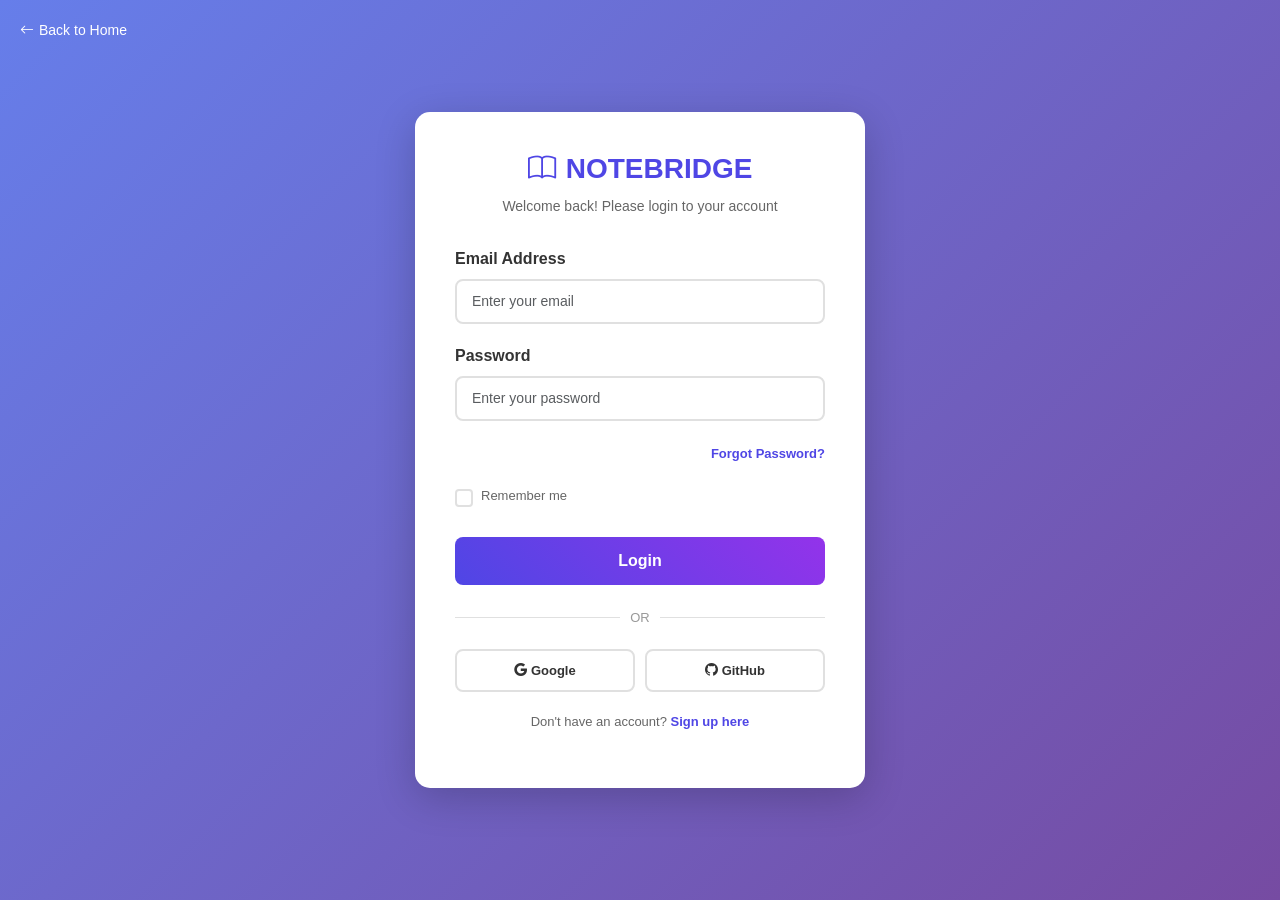
<file: login.html>
<!DOCTYPE html>
<html lang="en">
<head>
  <meta charset="UTF-8">
  <meta name="viewport" content="width=device-width, initial-scale=1">
  <title>Login - NOTEBRIDGE</title>

  <!-- Bootstrap CSS -->
  <link href="https://cdn.jsdelivr.net/npm/bootstrap@5.3.2/dist/css/bootstrap.min.css" rel="stylesheet">

  <!-- Icons -->
  <link href="https://cdn.jsdelivr.net/npm/bootstrap-icons@1.11.1/font/bootstrap-icons.css" rel="stylesheet">

  <!-- Custom CSS -->
  <link rel="stylesheet" href="style.css">

  <style>
    .login-wrapper {
      min-height: 100vh;
      display: flex;
      align-items: center;
      justify-content: center;
      background: linear-gradient(135deg, #667eea 0%, #764ba2 100%);
    }

    .login-container {
      background: white;
      border-radius: 15px;
      box-shadow: 0 10px 40px rgba(0, 0, 0, 0.2);
      padding: 40px;
      max-width: 450px;
      width: 100%;
    }

    .login-header {
      text-align: center;
      margin-bottom: 30px;
    }

    .login-header h1 {
      font-size: 28px;
      font-weight: 700;
      color: #4f46e5;
      display: flex;
      align-items: center;
      justify-content: center;
      gap: 10px;
      margin-bottom: 10px;
    }

    .login-header p {
      color: #666;
      font-size: 14px;
    }

    .form-group {
      margin-bottom: 20px;
    }

    .form-label {
      font-weight: 600;
      color: #333;
      margin-bottom: 8px;
      display: block;
    }

    .form-control {
      border: 2px solid #e0e0e0;
      border-radius: 8px;
      padding: 12px 15px;
      font-size: 14px;
      transition: all 0.3s;
    }

    .form-control:focus {
      border-color: #4f46e5;
      box-shadow: 0 0 0 0.2rem rgba(79, 70, 229, 0.15);
    }

    .btn-login {
      background: linear-gradient(45deg, #4f46e5, #9333ea);
      border: none;
      color: white;
      font-weight: 600;
      padding: 12px;
      border-radius: 8px;
      width: 100%;
      margin-top: 10px;
      transition: transform 0.2s;
    }

    .btn-login:hover {
      transform: translateY(-2px);
      box-shadow: 0 10px 20px rgba(79, 70, 229, 0.3);
      color: white;
    }

    .divider {
      text-align: center;
      margin: 20px 0;
      position: relative;
    }

    .divider::before {
      content: "";
      position: absolute;
      top: 50%;
      left: 0;
      right: 0;
      height: 1px;
      background: #e0e0e0;
    }

    .divider span {
      background: white;
      padding: 0 10px;
      color: #999;
      font-size: 13px;
      position: relative;
      z-index: 1;
    }

    .social-login {
      display: grid;
      grid-template-columns: 1fr 1fr;
      gap: 10px;
      margin-bottom: 20px;
    }

    .social-btn {
      border: 2px solid #e0e0e0;
      background: white;
      color: #333;
      padding: 10px;
      border-radius: 8px;
      font-size: 13px;
      font-weight: 600;
      cursor: pointer;
      transition: all 0.3s;
    }

    .social-btn:hover {
      border-color: #4f46e5;
      color: #4f46e5;
    }

    .forgot-password {
      text-align: right;
      margin-bottom: 20px;
    }

    .forgot-password a {
      color: #4f46e5;
      text-decoration: none;
      font-size: 13px;
      font-weight: 600;
    }

    .forgot-password a:hover {
      text-decoration: underline;
    }

    .login-footer {
      text-align: center;
      margin-top: 20px;
    }

    .login-footer p {
      color: #666;
      font-size: 13px;
    }

    .login-footer a {
      color: #4f46e5;
      text-decoration: none;
      font-weight: 600;
    }

    .login-footer a:hover {
      text-decoration: underline;
    }

    .back-home {
      position: absolute;
      top: 20px;
      left: 20px;
    }

    .back-home a {
      color: white;
      text-decoration: none;
      font-size: 14px;
      display: flex;
      align-items: center;
      gap: 5px;
      transition: transform 0.2s;
    }

    .back-home a:hover {
      transform: translateX(-5px);
    }

    .checkbox-group {
      display: flex;
      align-items: center;
      margin-bottom: 20px;
    }

    .form-check-input {
      border: 2px solid #e0e0e0;
      width: 18px;
      height: 18px;
    }

    .form-check-input:checked {
      background-color: #4f46e5;
      border-color: #4f46e5;
    }

    .form-check-label {
      margin-left: 8px;
      color: #666;
      font-size: 13px;
      margin-bottom: 0;
    }
  </style>
</head>

<body>
  <div class="back-home">
    <a href="index.html"><i class="bi bi-arrow-left"></i> Back to Home</a>
  </div>

  <div class="login-wrapper">
    <div class="login-container">
      <div class="login-header">
        <h1><i class="bi bi-book"></i> NOTEBRIDGE</h1>
        <p>Welcome back! Please login to your account</p>
      </div>

      <form id="loginForm">
        <div class="form-group">
          <label for="email" class="form-label">Email Address</label>
          <input type="email" class="form-control" id="email" placeholder="Enter your email" required>
        </div>

        <div class="form-group">
          <label for="password" class="form-label">Password</label>
          <input type="password" class="form-control" id="password" placeholder="Enter your password" required>
        </div>

        <div class="forgot-password">
          <a href="#">Forgot Password?</a>
        </div>

        <div class="checkbox-group">
          <input type="checkbox" class="form-check-input" id="remember">
          <label for="remember" class="form-check-label">Remember me</label>
        </div>

        <button type="submit" class="btn btn-login">Login</button>
      </form>

      <div class="divider">
        <span>OR</span>
      </div>

      <div class="social-login">
        <button class="social-btn"><i class="bi bi-google"></i> Google</button>
        <button class="social-btn"><i class="bi bi-github"></i> GitHub</button>
      </div>

      <div class="login-footer">
        <p>Don't have an account? <a href="register.html">Sign up here</a></p>
      </div>
    </div>
  </div>

  <!-- Bootstrap JS -->
  <script src="https://cdn.jsdelivr.net/npm/bootstrap@5.3.2/dist/js/bootstrap.bundle.min.js"></script>

  <script>
    document.getElementById('loginForm').addEventListener('submit', function(e) {
      e.preventDefault();
      const email = document.getElementById('email').value;
      const password = document.getElementById('password').value;
      
      // Simple validation
      if (email && password) {
        alert('Login successful! Welcome to NOTEBRIDGE.');
        // Redirect to home page
        window.location.href = 'index.html';
      } else {
        alert('Please fill in all fields.');
      }
    });
  </script>
</body>

</html>
</file>
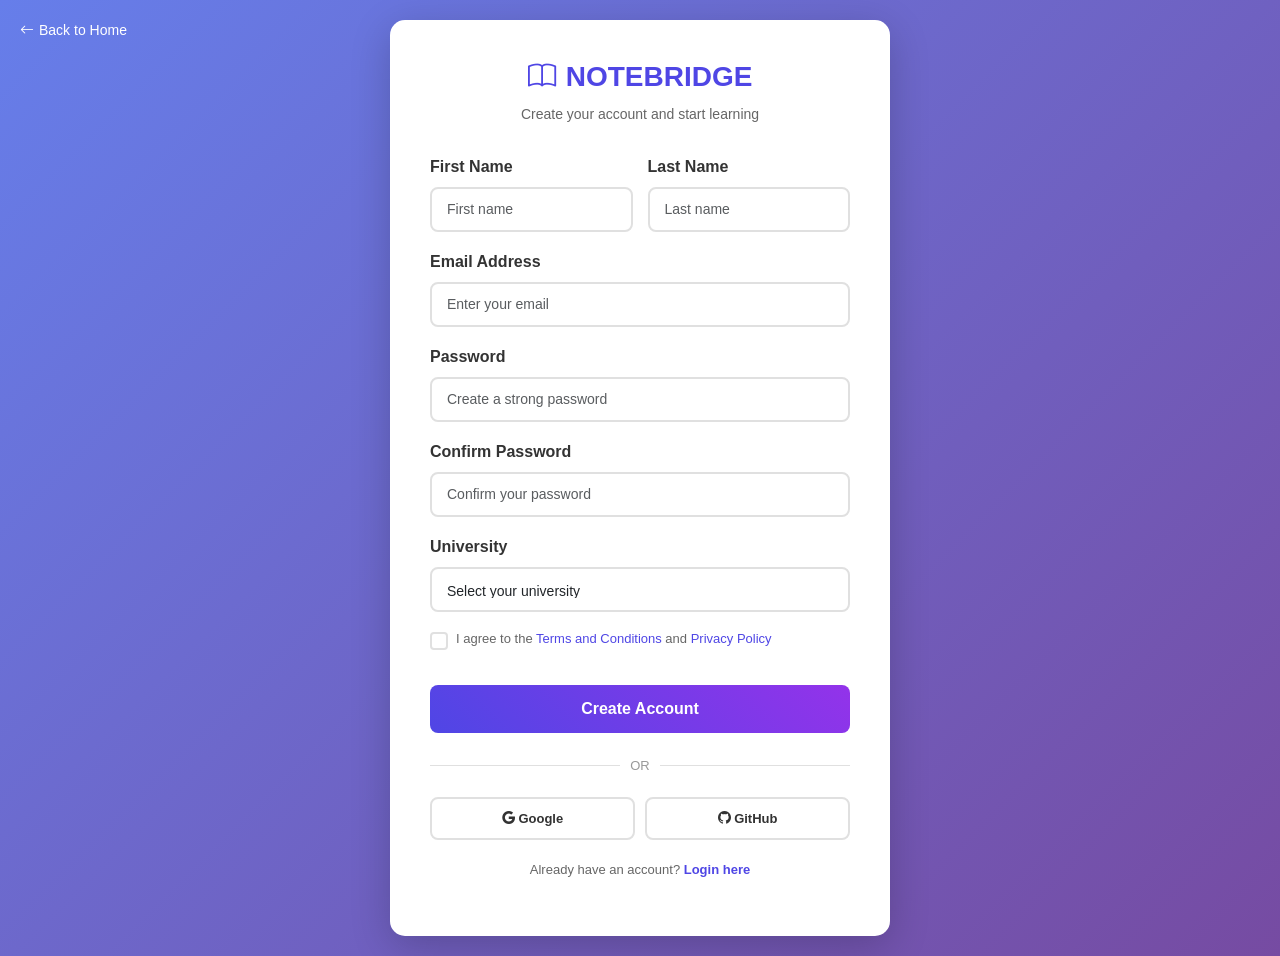
<file: register.html>
<!DOCTYPE html>
<html lang="en">
<head>
  <meta charset="UTF-8">
  <meta name="viewport" content="width=device-width, initial-scale=1">
  <title>Register - NOTEBRIDGE</title>

  <!-- Bootstrap CSS -->
  <link href="https://cdn.jsdelivr.net/npm/bootstrap@5.3.2/dist/css/bootstrap.min.css" rel="stylesheet">

  <!-- Icons -->
  <link href="https://cdn.jsdelivr.net/npm/bootstrap-icons@1.11.1/font/bootstrap-icons.css" rel="stylesheet">

  <!-- Custom CSS -->
  <link rel="stylesheet" href="style.css">

  <style>
    .register-wrapper {
      min-height: 100vh;
      display: flex;
      align-items: center;
      justify-content: center;
      background: linear-gradient(135deg, #667eea 0%, #764ba2 100%);
      padding: 20px 0;
    }

    .register-container {
      background: white;
      border-radius: 15px;
      box-shadow: 0 10px 40px rgba(0, 0, 0, 0.2);
      padding: 40px;
      max-width: 500px;
      width: 100%;
    }

    .register-header {
      text-align: center;
      margin-bottom: 30px;
    }

    .register-header h1 {
      font-size: 28px;
      font-weight: 700;
      color: #4f46e5;
      display: flex;
      align-items: center;
      justify-content: center;
      gap: 10px;
      margin-bottom: 10px;
    }

    .register-header p {
      color: #666;
      font-size: 14px;
    }

    .form-group {
      margin-bottom: 18px;
    }

    .form-label {
      font-weight: 600;
      color: #333;
      margin-bottom: 8px;
      display: block;
    }

    .form-control {
      border: 2px solid #e0e0e0;
      border-radius: 8px;
      padding: 12px 15px;
      font-size: 14px;
      transition: all 0.3s;
    }

    .form-control:focus {
      border-color: #4f46e5;
      box-shadow: 0 0 0 0.2rem rgba(79, 70, 229, 0.15);
    }

    .btn-register {
      background: linear-gradient(45deg, #4f46e5, #9333ea);
      border: none;
      color: white;
      font-weight: 600;
      padding: 12px;
      border-radius: 8px;
      width: 100%;
      margin-top: 15px;
      transition: transform 0.2s;
    }

    .btn-register:hover {
      transform: translateY(-2px);
      box-shadow: 0 10px 20px rgba(79, 70, 229, 0.3);
      color: white;
    }

    .divider {
      text-align: center;
      margin: 20px 0;
      position: relative;
    }

    .divider::before {
      content: "";
      position: absolute;
      top: 50%;
      left: 0;
      right: 0;
      height: 1px;
      background: #e0e0e0;
    }

    .divider span {
      background: white;
      padding: 0 10px;
      color: #999;
      font-size: 13px;
      position: relative;
      z-index: 1;
    }

    .social-register {
      display: grid;
      grid-template-columns: 1fr 1fr;
      gap: 10px;
      margin-bottom: 20px;
    }

    .social-btn {
      border: 2px solid #e0e0e0;
      background: white;
      color: #333;
      padding: 10px;
      border-radius: 8px;
      font-size: 13px;
      font-weight: 600;
      cursor: pointer;
      transition: all 0.3s;
    }

    .social-btn:hover {
      border-color: #4f46e5;
      color: #4f46e5;
    }

    .register-footer {
      text-align: center;
      margin-top: 20px;
    }

    .register-footer p {
      color: #666;
      font-size: 13px;
    }

    .register-footer a {
      color: #4f46e5;
      text-decoration: none;
      font-weight: 600;
    }

    .register-footer a:hover {
      text-decoration: underline;
    }

    .back-home {
      position: absolute;
      top: 20px;
      left: 20px;
    }

    .back-home a {
      color: white;
      text-decoration: none;
      font-size: 14px;
      display: flex;
      align-items: center;
      gap: 5px;
      transition: transform 0.2s;
    }

    .back-home a:hover {
      transform: translateX(-5px);
    }

    .checkbox-group {
      display: flex;
      align-items: flex-start;
      margin-bottom: 20px;
      gap: 8px;
    }

    .form-check-input {
      border: 2px solid #e0e0e0;
      width: 18px;
      height: 18px;
      margin-top: 2px;
      flex-shrink: 0;
    }

    .form-check-input:checked {
      background-color: #4f46e5;
      border-color: #4f46e5;
    }

    .form-check-label {
      color: #666;
      font-size: 13px;
      margin-bottom: 0;
      line-height: 1.4;
    }

    .password-strength {
      margin-top: 5px;
      font-size: 12px;
      font-weight: 600;
    }

    .strength-weak { color: #dc3545; }
    .strength-fair { color: #ffc107; }
    .strength-good { color: #17a2b8; }
    .strength-strong { color: #28a745; }

    .row-2-cols {
      display: grid;
      grid-template-columns: 1fr 1fr;
      gap: 15px;
    }

    @media (max-width: 480px) {
      .row-2-cols {
        grid-template-columns: 1fr;
      }
    }
  </style>
</head>

<body>
  <div class="back-home">
    <a href="index.html"><i class="bi bi-arrow-left"></i> Back to Home</a>
  </div>

  <div class="register-wrapper">
    <div class="register-container">
      <div class="register-header">
        <h1><i class="bi bi-book"></i> NOTEBRIDGE</h1>
        <p>Create your account and start learning</p>
      </div>

      <form id="registerForm">
        <div class="row-2-cols">
          <div class="form-group">
            <label for="firstName" class="form-label">First Name</label>
            <input type="text" class="form-control" id="firstName" placeholder="First name" required>
          </div>

          <div class="form-group">
            <label for="lastName" class="form-label">Last Name</label>
            <input type="text" class="form-control" id="lastName" placeholder="Last name" required>
          </div>
        </div>

        <div class="form-group">
          <label for="regEmail" class="form-label">Email Address</label>
          <input type="email" class="form-control" id="regEmail" placeholder="Enter your email" required>
        </div>

        <div class="form-group">
          <label for="regPassword" class="form-label">Password</label>
          <input type="password" class="form-control" id="regPassword" placeholder="Create a strong password" required>
          <div class="password-strength" id="strengthIndicator"></div>
        </div>

        <div class="form-group">
          <label for="confirmPassword" class="form-label">Confirm Password</label>
          <input type="password" class="form-control" id="confirmPassword" placeholder="Confirm your password" required>
        </div>

        <div class="form-group">
          <label for="university" class="form-label">University</label>
          <select class="form-control" id="university" required>
            <option value="">Select your university</option>
            <option value="mdu">MDU</option>
            <option value="ymca">YMCA</option>
            <option value="kuk">KUK</option>
            <option value="gjust">GJUST</option>
            <option value="ccshau">CCSHAU</option>
          </select>
        </div>

        <div class="checkbox-group">
          <input type="checkbox" class="form-check-input" id="terms" required>
          <label for="terms" class="form-check-label">I agree to the <a href="#" style="color: #4f46e5; text-decoration: none;">Terms and Conditions</a> and <a href="#" style="color: #4f46e5; text-decoration: none;">Privacy Policy</a></label>
        </div>

        <button type="submit" class="btn btn-register">Create Account</button>
      </form>

      <div class="divider">
        <span>OR</span>
      </div>

      <div class="social-register">
        <button type="button" class="social-btn"><i class="bi bi-google"></i> Google</button>
        <button type="button" class="social-btn"><i class="bi bi-github"></i> GitHub</button>
      </div>

      <div class="register-footer">
        <p>Already have an account? <a href="login.html">Login here</a></p>
      </div>
    </div>
  </div>

  <!-- Bootstrap JS -->
  <script src="https://cdn.jsdelivr.net/npm/bootstrap@5.3.2/dist/js/bootstrap.bundle.min.js"></script>

  <script>
    // Password strength indicator
    document.getElementById('regPassword').addEventListener('input', function() {
      const password = this.value;
      const strengthIndicator = document.getElementById('strengthIndicator');
      let strength = '';
      let className = '';

      if (password.length === 0) {
        strengthIndicator.textContent = '';
      } else if (password.length < 6) {
        strength = 'Weak password';
        className = 'strength-weak';
      } else if (password.length < 10) {
        strength = 'Fair password';
        className = 'strength-fair';
      } else if (password.length < 16) {
        strength = 'Good password';
        className = 'strength-good';
      } else {
        strength = 'Strong password';
        className = 'strength-strong';
      }

      strengthIndicator.textContent = strength;
      strengthIndicator.className = 'password-strength ' + className;
    });

    // Form submission
    document.getElementById('registerForm').addEventListener('submit', function(e) {
      e.preventDefault();

      const firstName = document.getElementById('firstName').value;
      const lastName = document.getElementById('lastName').value;
      const email = document.getElementById('regEmail').value;
      const password = document.getElementById('regPassword').value;
      const confirmPassword = document.getElementById('confirmPassword').value;
      const university = document.getElementById('university').value;
      const terms = document.getElementById('terms').checked;

      // Validation
      if (!firstName || !lastName || !email || !password || !confirmPassword || !university) {
        alert('Please fill in all fields.');
        return;
      }

      if (password !== confirmPassword) {
        alert('Passwords do not match.');
        return;
      }

      if (!terms) {
        alert('Please agree to the terms and conditions.');
        return;
      }

      alert('Registration successful! Welcome to NOTEBRIDGE.');
      // Redirect to home page
      window.location.href = 'index.html';
    });
  </script>
</body>

</html>
</file>
<file: style.css>
<style>
    body {
      background-color: #f8f9fb;
      font-family: Arial, sans-serif;
      scroll-behavior: smooth;
    }

  

    .navbar-wrapper {
      margin: 15px;
      padding: 2px;
      border-radius: 14px;
      background: linear-gradient(45deg, #4f46e5, #9333ea);
    }

    .navbar-box {
      background: #fff;
      border-radius: 12px;
      box-shadow: 0 6px 16px rgba(0,0,0,0.06);
    }

    .navbar {
      padding: 12px 0;
    }

    .navbar-brand {
      font-size: 20px;
      font-weight: 700;
      color: #4f46e5 !important;
      display: flex;
      align-items: center;
      gap: 8px;
    }

    .nav-link {
      color: #333 !important;
      font-weight: 500;
      margin: 0 8px;
    }

    .nav-link:hover {
      color: #4f46e5 !important;
    }

    .dropdown-menu {
      border-radius: 10px;
      box-shadow: 0 10px 20px rgba(0,0,0,0.08);
    }

    .btn-start {
      background: linear-gradient(45deg, #4f46e5, #9333ea);
      color: #fff;
      border-radius: 25px;
      padding: 8px 20px;
      border: none;
    }

  

    .carousel-item {
      height: 90vh;
      background-size: cover;
      background-position: center;
      position: relative;
    }

    .carousel-item::before {
      content: "";
      position: absolute;
      width: 100%;
      height: 100%;
      background: rgba(0,0,0,0.6);
      top: 0;
      left: 0;
      z-index: 1;
    }

    .carousel-caption {
      z-index: 2;
      bottom: 50%;
      transform: translateY(50%);
    }

    .carousel-caption h1 {
      font-size: 50px;
      font-weight: 700;
    }

    .carousel-caption p {
      font-size: 18px;
      max-width: 600px;
      margin: 15px auto;
    }

    .btn-read {
      background: linear-gradient(45deg, #4f46e5, #9333ea);
      border: none;
      padding: 10px 25px;
      border-radius: 30px;
      color: #fff;
    }

    @media (max-width: 768px) {
      .carousel-caption h1 {
        font-size: 30px;
      }
    }

    /* Carousel Indicators */
    .carousel-indicators {
      bottom: 20px;
      z-index: 15;
    }

    .carousel-indicators button {
      width: 12px;
      height: 12px;
      border-radius: 50%;
      background: rgba(255, 255, 255, 0.5);
      border: 2px solid white;
      margin: 0 6px;
      transition: all 0.3s ease;
      cursor: pointer;
    }

    .carousel-indicators button.active {
      background: white;
      width: 30px;
      border-radius: 6px;
    }

    .carousel-indicators button:hover {
      background: rgba(255, 255, 255, 0.8);
    }

    </style>
  .about-section {
  background-color: #ffffff;
}

.nav-tabs .nav-link {
  color: #333;
  font-weight: 500;
}

.nav-tabs .nav-link.active {
  color: #4f46e5;
  border-bottom: 2px solid #4f46e5;
}

.tab-content h3 {
  margin-bottom: 10px;
}

.tab-content p {
  color: #555;
}
.carousel-item {
  height: 100vh;
  background-size: cover;
  background-position: center;
}

.carousel-caption {
  top: 0;
  bottom: 0;
}
<style>

.section-title {
    font-weight: 700;
    text-align: center;
}

.section-text {
    max-width: 700px;
    margin: auto;
    text-align: center;
    color: #555;
}

/* Gradient Border Box */
.sem-box {
    border: 2px solid transparent;
    border-radius: 12px;
    padding: 20px;
    background: linear-gradient(white, white) padding-box,
                linear-gradient(45deg, #4e54c8, #8f94fb) border-box;
    transition: 0.3s;
    height: 100%;
}

.sem-box:hover {
    transform: translateY(-5px);
}

/* Subject List */
.subject {
    display: flex;
    justify-content: space-between;
    padding: 5px 0;
    font-size: 14px;
}

.sem-title {
    font-weight: 600;
    margin-bottom: 10px;
}

.read-btn {
    border-radius: 25px;
    padding: 8px 20px;
}

</style>
body {
  background: #f4f7fc;
  font-family: 'Segoe UI', sans-serif;
}

.auth-section {
  min-height: 100vh;
}

.auth-wrapper {
  min-height: 100vh;
}

body {
  background: #f8f9fa; /* light grey */
  font-family: 'Segoe UI', sans-serif;
}

.auth-section {
  min-height: 100vh;
  display: flex;
  align-items: center;
  justify-content: center;
}

.auth-card {
  background: #ffffff;
  padding: 30px;
  border-radius: 10px;
  width: 100%;
  max-width: 380px;
  border: 1px solid #e5e5e5; /* classic border */
}

.form-control,
.form-select {
  height: 45px;
  border-radius: 6px;
}

.btn-primary {
  background: #0d6efd; /* normal bootstrap blue */
  border: none;
  height: 45px;
  border-radius: 6px;
}

.btn-primary:hover {
  background: #0b5ed7;
}

.toggle {
  color: #0d6efd;
  cursor: pointer;
  font-weight: 500;
}

/* Auth CTA Section */
.auth-cta-section {
  background: linear-gradient(135deg, rgba(79, 70, 229, 0.1) 0%, rgba(147, 51, 234, 0.1) 100%);
  padding: 60px 0 !important;
}

.auth-cta-title {
  font-size: 36px;
  font-weight: 700;
  color: #1a1a2e;
  margin-bottom: 20px;
}

.auth-cta-text {
  font-size: 16px;
  color: #555;
  line-height: 1.8;
  margin-bottom: 30px;
}

.auth-cta-benefits {
  list-style: none;
  padding: 0;
  margin: 0;
}

.auth-cta-benefits li {
  display: flex;
  align-items: center;
  margin-bottom: 15px;
  font-size: 15px;
  color: #333;
}

.auth-cta-benefits i {
  color: #9333ea;
  margin-right: 12px;
  font-size: 18px;
}

.auth-cta-card {
  background: white;
  padding: 40px;
  border-radius: 12px;
  box-shadow: 0 8px 32px rgba(0, 0, 0, 0.1);
  border: 1px solid rgba(147, 51, 234, 0.2);
}

.auth-cta-card h3 {
  font-size: 24px;
  font-weight: 600;
  color: #1a1a2e;
}

.auth-cta-card .form-control,
.auth-cta-card .form-select {
  height: 45px;
  border-radius: 8px;
  border: 1px solid #e0e0e0;
  font-size: 14px;
}

.auth-cta-card .form-control:focus,
.auth-cta-card .form-select:focus {
  border-color: #9333ea;
  box-shadow: 0 0 0 0.2rem rgba(147, 51, 234, 0.15);
}

.auth-cta-card .btn-primary {
  background: linear-gradient(45deg, #4f46e5, #9333ea);
  border: none;
  height: 45px;
  border-radius: 8px;
  font-weight: 600;
  transition: all 0.3s ease;
}

.auth-cta-card .btn-primary:hover {
  transform: translateY(-2px);
  box-shadow: 0 8px 16px rgba(147, 51, 234, 0.3);
}

.auth-cta-card .text-center {
  margin-top: 20px;
}

.auth-toggle {
  color: #9333ea;
  cursor: pointer;
  font-weight: 600;
  transition: color 0.3s ease;
}

.auth-toggle:hover {
  color: #4f46e5;
}

@media (max-width: 768px) {
  .auth-cta-title {
    font-size: 28px;
    margin-bottom: 15px;
  }

  .auth-cta-card {
    padding: 30px;
  }

  .auth-cta-benefits li {
    font-size: 14px;
  }
}

/* Footer Styling */
.footer {
  background: #1a1a2e;
  color: #e0e0e0;
  margin-top: 60px;
}

.footer-title {
  color: white;
  font-weight: 600;
  margin-bottom: 15px;
  font-size: 16px;
}

.footer-title i {
  margin-right: 8px;
  color: #9333ea;
}

.footer-text {
  font-size: 14px;
  line-height: 1.6;
  margin-bottom: 15px;
}

.social-links {
  display: flex;
  gap: 12px;
}

.social-icon {
  width: 36px;
  height: 36px;
  display: flex;
  align-items: center;
  justify-content: center;
  border-radius: 50%;
  background: linear-gradient(45deg, #4f46e5, #9333ea);
  color: white;
  transition: all 0.3s ease;
  text-decoration: none;
}

.social-icon:hover {
  transform: translateY(-3px);
  box-shadow: 0 4px 12px rgba(147, 51, 234, 0.4);
}

.footer-links {
  list-style: none;
  padding: 0;
  margin: 0;
}

.footer-links li {
  margin-bottom: 10px;
}

.footer-links a {
  color: #b0b0b0;
  text-decoration: none;
  font-size: 14px;
  transition: color 0.3s ease;
}

.footer-links a:hover {
  color: #9333ea;
}

.footer-contact {
  list-style: none;
  padding: 0;
  margin: 0;
}

.footer-contact li {
  display: flex;
  align-items: center;
  margin-bottom: 12px;
  font-size: 14px;
}

.footer-contact i {
  margin-right: 10px;
  color: #9333ea;
  width: 20px;
}

.footer-contact a {
  color: #b0b0b0;
  text-decoration: none;
  transition: color 0.3s ease;
}

.footer-contact a:hover {
  color: #9333ea;
}

.footer-divider {
  border-color: rgba(255, 255, 255, 0.1);
  margin: 30px 0;
}

.footer-bottom-text {
  font-size: 13px;
  color: #808080;
  margin: 0;
}

.footer-bottom-links {
  list-style: none;
  padding: 0;
  margin: 0;
  display: flex;
  gap: 20px;
  justify-content: flex-end;
}

.footer-bottom-links a {
  font-size: 13px;
  color: #808080;
  text-decoration: none;
  transition: color 0.3s ease;
}

.footer-bottom-links a:hover {
  color: #9333ea;
}

@media (max-width: 768px) {
  .footer-bottom-links {
    justify-content: flex-start;
    margin-top: 15px;
    flex-wrap: wrap;
  }
}

/* Chatbox Styling */
.chatbox-toggle {
  position: fixed;
  bottom: 20px;
  right: 20px;
  width: 60px;
  height: 60px;
  border-radius: 50%;
  background: linear-gradient(45deg, #4f46e5, #9333ea);
  color: white;
  border: none;
  cursor: pointer;
  box-shadow: 0 4px 12px rgba(0, 0, 0, 0.15);
  font-size: 24px;
  display: flex;
  align-items: center;
  justify-content: center;
  transition: all 0.3s ease;
  z-index: 999;
}

.chatbox-toggle:hover {
  transform: scale(1.1);
  box-shadow: 0 6px 16px rgba(0, 0, 0, 0.2);
}

.chatbox-container {
  position: fixed;
  bottom: 90px;
  right: 20px;
  width: 350px;
  height: 500px;
  background: white;
  border-radius: 12px;
  box-shadow: 0 5px 40px rgba(0, 0, 0, 0.16);
  display: flex;
  flex-direction: column;
  z-index: 999;
  transition: all 0.3s ease;
}

.chatbox-container.hidden {
  display: none;
}

.chatbox-header {
  background: linear-gradient(45deg, #4f46e5, #9333ea);
  color: white;
  padding: 15px;
  border-radius: 12px 12px 0 0;
  display: flex;
  justify-content: space-between;
  align-items: center;
}

.chatbox-header h5 {
  margin: 0;
  font-size: 16px;
  font-weight: 600;
}

.chatbox-close {
  background: none;
  border: none;
  color: white;
  font-size: 20px;
  cursor: pointer;
  padding: 0;
  transition: transform 0.2s;
}

.chatbox-close:hover {
  transform: rotate(90deg);
}

.chatbox-messages {
  flex: 1;
  overflow-y: auto;
  padding: 15px;
  background: #f5f5f5;
  display: flex;
  flex-direction: column;
  gap: 10px;
}

.message {
  padding: 10px 12px;
  border-radius: 8px;
  max-width: 80%;
  word-wrap: break-word;
  font-size: 14px;
  line-height: 1.4;
}

.bot-message {
  background: #e8e8e8;
  color: #333;
  align-self: flex-start;
}

.user-message {
  background: linear-gradient(45deg, #4f46e5, #9333ea);
  color: white;
  align-self: flex-end;
}

.chatbox-input {
  display: flex;
  padding: 12px;
  gap: 8px;
  border-top: 1px solid #e0e0e0;
  background: white;
  border-radius: 0 0 12px 12px;
}

.chatbox-input input {
  flex: 1;
  border: 1px solid #ddd;
  border-radius: 6px;
  padding: 10px;
  font-size: 14px;
  outline: none;
  transition: border-color 0.2s;
}

.chatbox-input input:focus {
  border-color: #4f46e5;
}

.chatbox-input button {
  background: linear-gradient(45deg, #4f46e5, #9333ea);
  color: white;
  border: none;
  border-radius: 6px;
  width: 40px;
  height: 40px;
  cursor: pointer;
  display: flex;
  align-items: center;
  justify-content: center;
  transition: opacity 0.2s;
}

.chatbox-input button:hover {
  opacity: 0.9;
}

@media (max-width: 480px) {
  .chatbox-container {
    width: calc(100% - 40px);
    height: 400px;
  }

  .message {
    max-width: 90%;
  }
}
</file>
